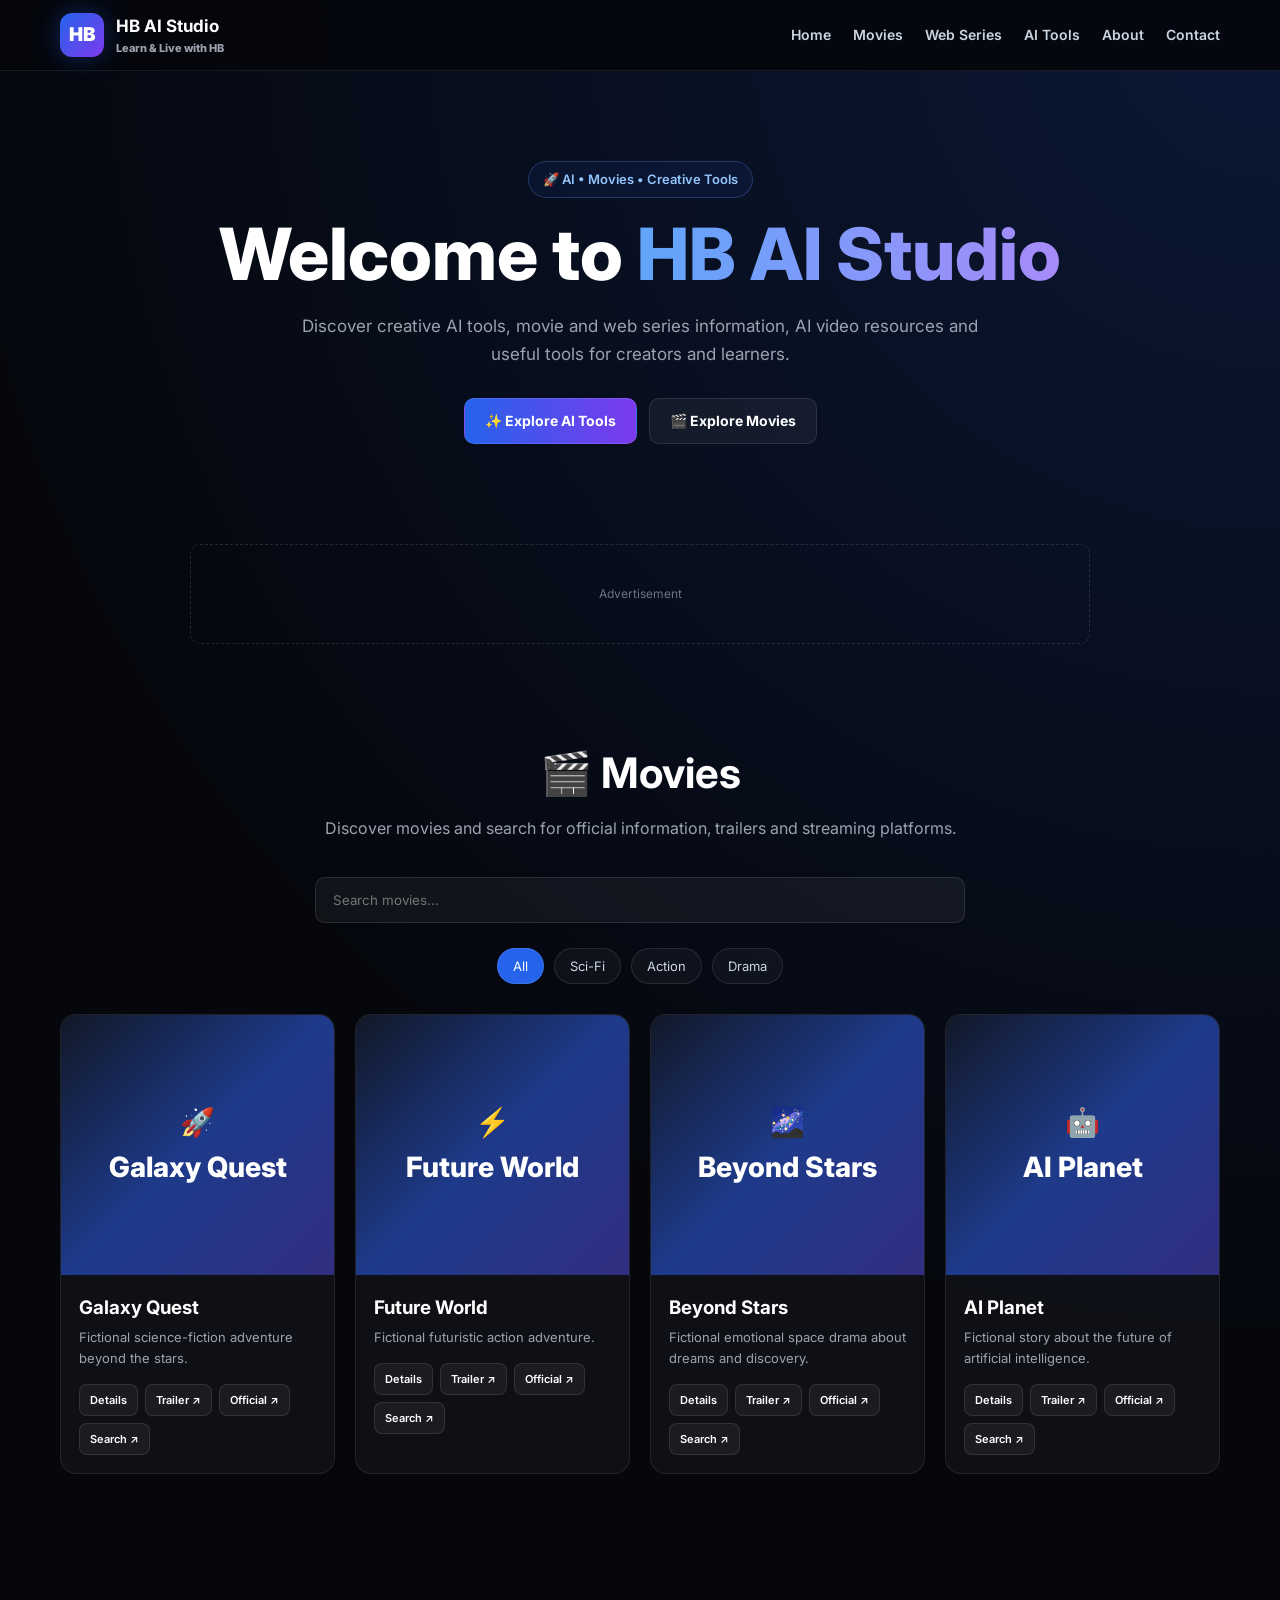
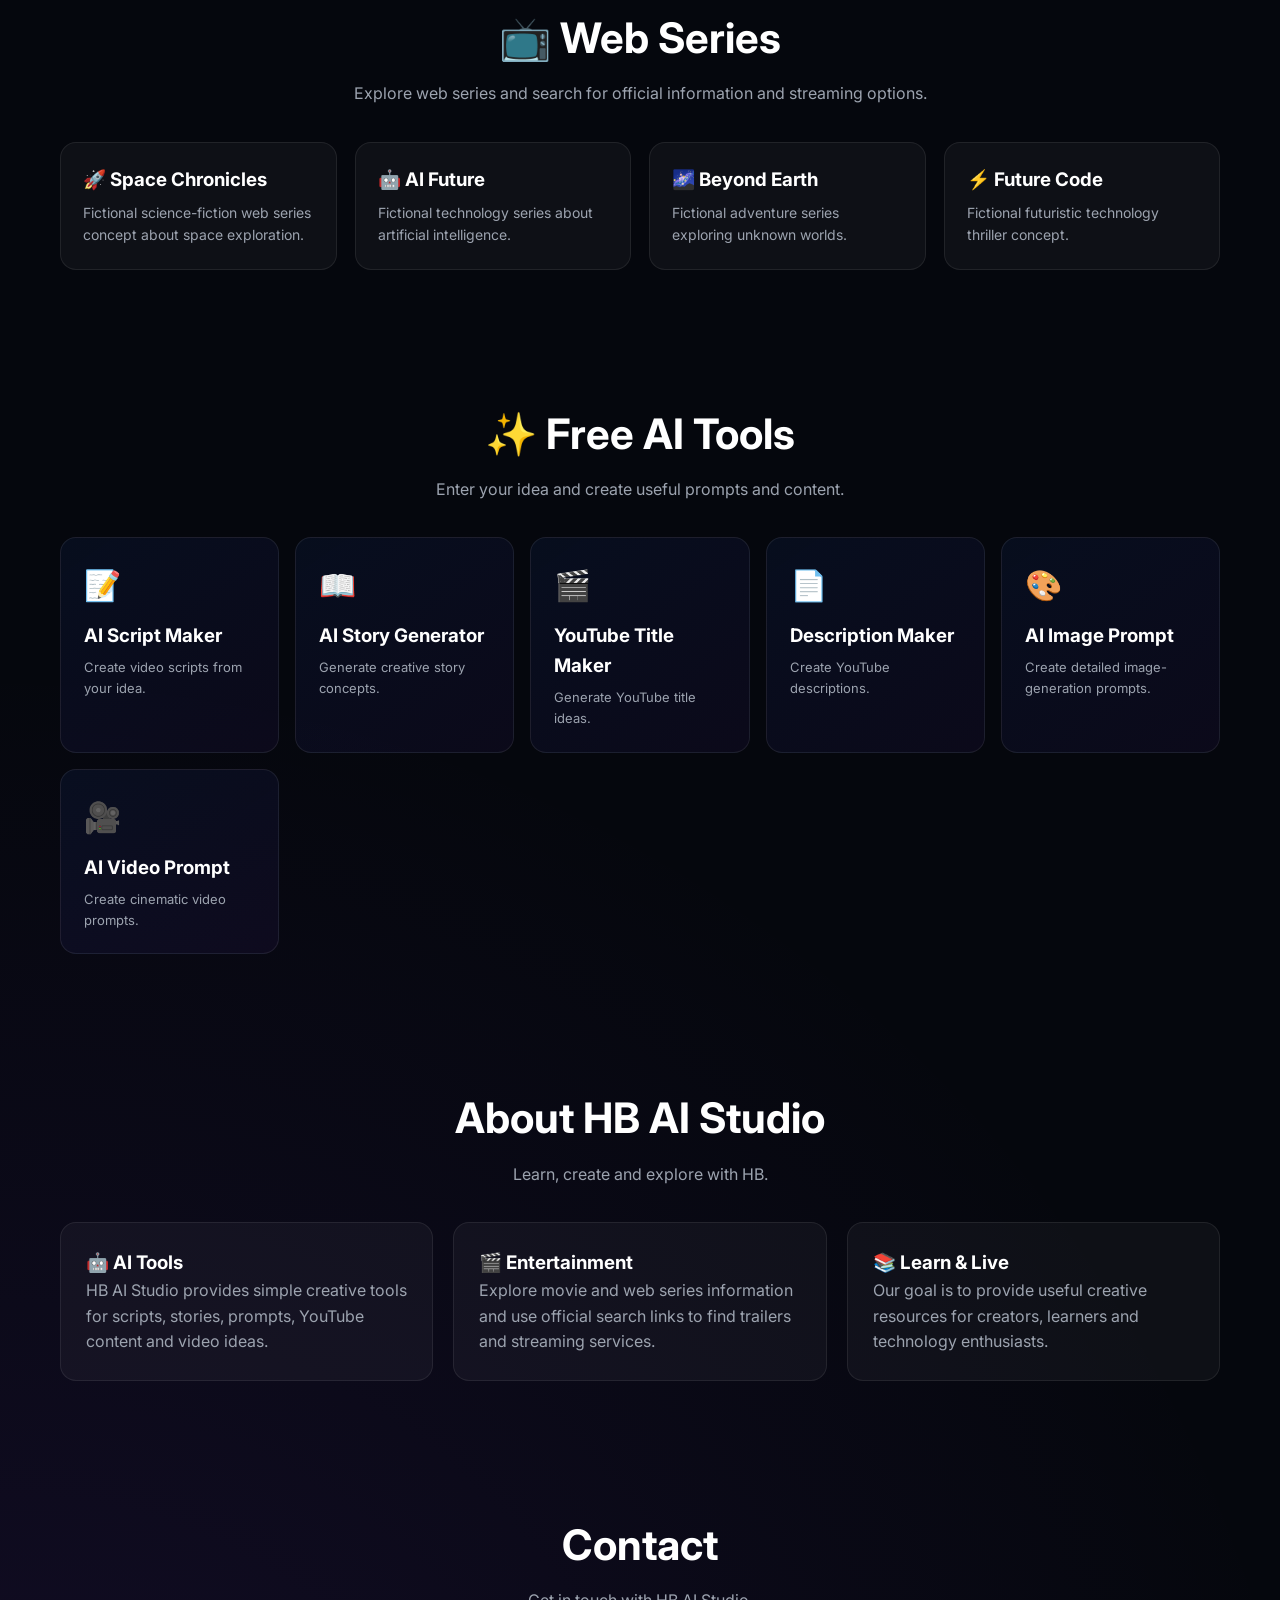
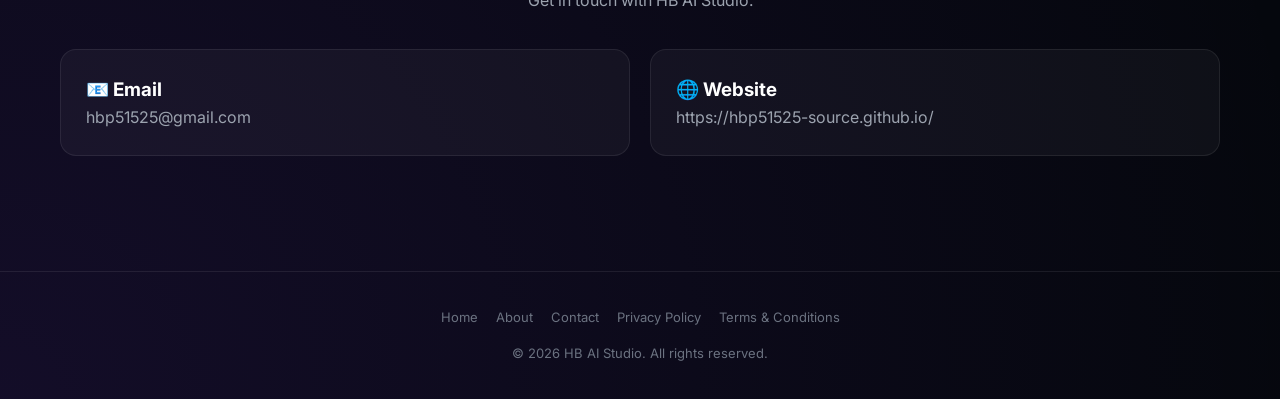
<file: index.html>
<!DOCTYPE html>
<html lang="en">
<head>
    <meta charset="UTF-8">
<meta name="viewport" content="width=device-width, initial-scale=1.0">
  <script async src="https://pagead2.googlesyndication.com/pagead/js/adsbygoogle.js?client=ca-pub-4669100354631229"
     crossorigin="anonymous"></script>
  <meta name="google-site-verification" content="oR-Q2jJFmcjpzThNeIjPowDh1Dh69WOnPpcJSoA94aY" />  
    <meta name="viewport" content="width=device-width, initial-scale=1.0">

    <title>FREE AI Studio | AI Tools, Movies, Web Series & Creative Tools</title>

    <meta name="description"
          content="HB AI Studio offers free AI tools, AI video creation resources, movie and web series discovery, creative tools and tutorials for creators and learners.">

    <meta name="keywords"
          content="HB AI Studio, HB Studio, AI Studio, AI tools, AI video tools, AI Script Maker, AI Story Generator, YouTube tools">

    <meta name="author" content="HB AI Studio">

    <meta name="robots" content="index, follow">

    <link rel="canonical" href="https://hbp51525-source.github.io/">

    <link rel="sitemap" type="application/xml"
          href="https://hbp51525-source.github.io/sitemap.xml">

    <link rel="icon" href="favicon.ico">

    <!-- Open Graph -->
    <meta property="og:title"
          content="HB AI Studio | AI Tools, Movies, Web Series & Creative Tools">

    <meta property="og:description"
          content="Free AI tools, creative tools, movies, web series and resources for creators and learners.">

    <meta property="og:url"
          content="https://hbp51525-source.github.io/">

    <meta property="og:type" content="website">

    <meta property="og:site_name" content="HB AI Studio">

    <!-- Google verification -->
    <meta name="google-site-verification"
          content="YOUR_GOOGLE_SEARCH_CONSOLE_CODE">

    <!-- Google AdSense -->
    <meta name="google-adsense-account"
          content="ca-pub-4669100354631229">

    <script async
        src="https://pagead2.googlesyndication.com/pagead/js/adsbygoogle.js?client=ca-pub-4669100354631229"
        crossorigin="anonymous"></script>

    <!-- Google Font -->
    <link rel="preconnect" href="https://fonts.googleapis.com">
    <link rel="preconnect" href="https://fonts.gstatic.com" crossorigin>

    <link href="https://fonts.googleapis.com/css2?family=Inter:wght@400;500;600;700;800&display=swap"
          rel="stylesheet">

<style>

* {
    margin: 0;
    padding: 0;
    box-sizing: border-box;
}

html {
    scroll-behavior: smooth;
}

body {
    font-family: "Inter", Arial, sans-serif;
    background:
        radial-gradient(circle at top right, rgba(37,99,235,.18), transparent 35%),
        radial-gradient(circle at bottom left, rgba(124,58,237,.12), transparent 35%),
        #05070d;
    color: #ffffff;
    line-height: 1.6;
}

a {
    color: inherit;
    text-decoration: none;
}

button,
input,
textarea {
    font-family: inherit;
}

button {
    cursor: pointer;
}

/* =========================
   HEADER
========================= */

.header {
    position: sticky;
    top: 0;
    z-index: 1000;

    background: rgba(5,7,13,.92);
    backdrop-filter: blur(14px);

    border-bottom: 1px solid rgba(255,255,255,.08);
}

.header-inner {
    max-width: 1200px;
    margin: auto;

    min-height: 70px;
    padding: 0 20px;

    display: flex;
    align-items: center;
    justify-content: space-between;
    gap: 20px;
}

.logo {
    display: flex;
    align-items: center;
    gap: 12px;
    font-weight: 800;
}

.logo-box {
    width: 44px;
    height: 44px;

    border-radius: 12px;

    display: flex;
    align-items: center;
    justify-content: center;

    background: linear-gradient(135deg,#2563eb,#7c3aed);

    font-size: 19px;
    font-weight: 900;

    box-shadow: 0 0 25px rgba(37,99,235,.35);
}

.logo-text strong {
    display: block;
    font-size: 17px;
}

.logo-text span {
    display: block;
    color: #9ca3af;
    font-size: 11px;
}

nav {
    display: flex;
    align-items: center;
    gap: 22px;
}

nav a {
    color: #cbd5e1;
    font-size: 14px;
    font-weight: 600;
    transition: .2s;
}

nav a:hover {
    color: #60a5fa;
}

#menuBtn {
    display: none;

    border: 0;
    background: transparent;
    color: white;

    font-size: 25px;
}

/* =========================
   HERO
========================= */

.hero {
    max-width: 1200px;
    margin: auto;

    padding: 90px 20px 70px;

    text-align: center;
}

.hero-badge {
    display: inline-block;

    padding: 7px 14px;
    margin-bottom: 18px;

    border: 1px solid rgba(96,165,250,.25);
    border-radius: 999px;

    background: rgba(37,99,235,.08);

    color: #93c5fd;

    font-size: 13px;
    font-weight: 600;
}

.hero h1 {
    max-width: 900px;
    margin: auto;

    font-size: clamp(38px,7vw,72px);
    line-height: 1.05;
    font-weight: 800;
}

.gradient-text {
    background: linear-gradient(90deg,#60a5fa,#a78bfa);
    -webkit-background-clip: text;
    background-clip: text;
    color: transparent;
}

.hero p {
    max-width: 720px;
    margin: 22px auto 30px;

    color: #9ca3af;

    font-size: 17px;
}

.hero-buttons {
    display: flex;
    justify-content: center;
    gap: 12px;
    flex-wrap: wrap;
}

.btn {
    display: inline-flex;
    align-items: center;
    justify-content: center;

    min-height: 46px;
    padding: 0 20px;

    border-radius: 10px;

    font-weight: 700;
    font-size: 14px;

    border: 1px solid rgba(255,255,255,.1);

    transition: .2s;
}

.btn-primary {
    background: linear-gradient(90deg,#2563eb,#7c3aed);
}

.btn-secondary {
    background: rgba(255,255,255,.05);
}

.btn:hover {
    transform: translateY(-2px);
}

/* =========================
   COMMON
========================= */

.section {
    max-width: 1200px;
    margin: auto;
    padding: 65px 20px;
}

.section-header {
    text-align: center;
    margin-bottom: 35px;
}

.section-header h2 {
    font-size: clamp(28px,5vw,42px);
    margin-bottom: 10px;
}

.section-header p {
    color: #9ca3af;
}

/* =========================
   SEARCH
========================= */

.search-box {
    max-width: 650px;
    margin: 0 auto 25px;
}

.search-box input {
    width: 100%;

    padding: 14px 17px;

    border-radius: 10px;
    border: 1px solid rgba(255,255,255,.1);

    background: rgba(255,255,255,.05);

    color: white;
    outline: none;
}

.search-box input:focus {
    border-color: #2563eb;
}

/* =========================
   FILTER
========================= */

.filters {
    display: flex;
    justify-content: center;
    gap: 10px;
    flex-wrap: wrap;

    margin-bottom: 30px;
}

.filter {
    padding: 9px 15px;

    border-radius: 999px;

    border: 1px solid rgba(255,255,255,.1);

    background: rgba(255,255,255,.04);

    color: #cbd5e1;

    font-size: 13px;
}

.filter.active {
    background: #2563eb;
    color: white;
}

/* =========================
   MOVIE GRID
========================= */

.movie-grid {
    display: grid;

    grid-template-columns:
        repeat(auto-fit,minmax(220px,1fr));

    gap: 20px;
}

.movie-card {
    overflow: hidden;

    border-radius: 16px;

    background: rgba(255,255,255,.04);

    border: 1px solid rgba(255,255,255,.08);

    transition: .25s;
}

.movie-card:hover {
    transform: translateY(-5px);
    border-color: rgba(96,165,250,.35);
}

.movie-poster {
    height: 260px;

    display: flex;
    align-items: center;
    justify-content: center;

    background:
        linear-gradient(135deg,#111827,#1e3a8a,#312e81);

    font-size: 28px;
    font-weight: 800;
    text-align: center;
    padding: 20px;
}

.movie-info {
    padding: 18px;
}

.movie-info h3 {
    margin-bottom: 5px;
}

.movie-info p {
    color: #9ca3af;
    font-size: 13px;
    margin-bottom: 15px;
}

.movie-actions {
    display: flex;
    flex-wrap: wrap;
    gap: 7px;
}

.movie-actions button {
    padding: 8px 10px;

    border-radius: 8px;

    border: 1px solid rgba(255,255,255,.1);

    background: rgba(255,255,255,.05);

    color: white;

    font-size: 11px;
    font-weight: 600;
}

.movie-actions button:hover {
    background: #2563eb;
}

/* =========================
   SERIES
========================= */

.series-grid {
    display: grid;

    grid-template-columns:
        repeat(auto-fit,minmax(230px,1fr));

    gap: 18px;
}

.series-card {
    padding: 22px;

    border-radius: 16px;

    background: rgba(255,255,255,.04);

    border: 1px solid rgba(255,255,255,.08);
}

.series-card h3 {
    margin-bottom: 7px;
}

.series-card p {
    color: #9ca3af;
    font-size: 14px;
}

/* =========================
   AI TOOLS
========================= */

.tools-grid {
    display: grid;

    grid-template-columns:
        repeat(auto-fit,minmax(210px,1fr));

    gap: 16px;
}

.tool-card {
    padding: 23px;

    border-radius: 16px;

    border: 1px solid rgba(255,255,255,.08);

    background:
        linear-gradient(
            145deg,
            rgba(37,99,235,.08),
            rgba(124,58,237,.06)
        );

    transition: .2s;
}

.tool-card:hover {
    transform: translateY(-4px);

    border-color: rgba(96,165,250,.35);
}

.tool-icon {
    font-size: 30px;
    margin-bottom: 12px;
}

.tool-card h3 {
    margin-bottom: 6px;
}

.tool-card p {
    color: #9ca3af;
    font-size: 13px;
}

/* =========================
   AI WORKSPACE
========================= */

#toolWorkspace {
    max-width: 850px;

    margin: 30px auto 0;

    padding: 24px;

    border-radius: 16px;

    background: rgba(255,255,255,.04);

    border: 1px solid rgba(255,255,255,.1);
}

#toolWorkspace[hidden] {
    display: none;
}

.workspace-header {
    display: flex;

    justify-content: space-between;
    align-items: center;

    margin-bottom: 18px;
}

.workspace-header h3 {
    font-size: 21px;
}

#closeTool {
    width: 38px;
    height: 38px;

    border: 0;
    border-radius: 8px;

    background: rgba(255,255,255,.07);

    color: white;

    font-size: 18px;
}

#toolInput {
    width: 100%;

    min-height: 130px;

    resize: vertical;

    padding: 15px;

    border-radius: 10px;

    border: 1px solid rgba(255,255,255,.1);

    background: #080b13;

    color: white;

    outline: none;

    margin-bottom: 14px;
}

#toolInput:focus {
    border-color: #2563eb;
}

.generate-btn {
    width: 100%;

    padding: 13px 18px;

    margin-bottom: 18px;

    border: none;

    border-radius: 10px;

    background: linear-gradient(90deg,#2563eb,#7c3aed);

    color: #ffffff;

    font-size: 15px;

    font-weight: 700;

    cursor: pointer;

    transition: .2s;
}

.generate-btn:hover {
    transform: translateY(-2px);
    opacity: .92;
}

.workspace-actions {
    display: flex;

    flex-wrap: wrap;

    gap: 8px;

    margin-bottom: 18px;
}

.workspace-actions button {
    padding: 9px 12px;

    border-radius: 8px;

    border: 1px solid rgba(255,255,255,.1);

    background: rgba(255,255,255,.05);

    color: white;

    font-size: 12px;
}

.workspace-actions button:hover {
    background: #2563eb;
}

#toolOutput {
    min-height: 180px;

    padding: 18px;

    border-radius: 10px;

    background: #03050a;

    border: 1px solid rgba(255,255,255,.08);

    color: #d1d5db;

    white-space: pre-wrap;

    font-size: 14px;

    overflow-wrap: anywhere;
}

#copyOutput {
    width: 100%;

    margin-top: 12px;

    padding: 12px;

    border: 0;

    border-radius: 9px;

    background: #1d4ed8;

    color: white;

    font-weight: 700;
}

/* =========================
   ABOUT / CONTACT
========================= */

.info-grid {
    display: grid;

    grid-template-columns:
        repeat(auto-fit,minmax(280px,1fr));

    gap: 20px;
}

.info-card {
    padding: 25px;

    border-radius: 16px;

    background: rgba(255,255,255,.04);

    border: 1px solid rgba(255,255,255,.08);
}

.info-card p {
    color: #9ca3af;
}

/* =========================
   AD AREA
========================= */

.ad-area {
    max-width: 900px;

    min-height: 100px;

    margin: 30px auto;

    padding: 15px;

    display: flex;

    align-items: center;
    justify-content: center;

    color: #6b7280;

    border: 1px dashed rgba(255,255,255,.12);

    border-radius: 10px;

    font-size: 12px;
}

/* =========================
   MODAL
========================= */

#movieModal {
    position: fixed;

    inset: 0;

    z-index: 2000;

    display: flex;

    align-items: center;
    justify-content: center;

    padding: 20px;

    background: rgba(0,0,0,.75);

    backdrop-filter: blur(8px);
}

#movieModal[hidden] {
    display: none;
}

.modal-box {
    width: min(600px,100%);

    padding: 25px;

    border-radius: 16px;

    background: #0b0f19;

    border: 1px solid rgba(255,255,255,.1);
}

.modal-header {
    display: flex;

    justify-content: space-between;

    align-items: center;

    margin-bottom: 15px;
}

#closeModal {
    width: 36px;
    height: 36px;

    border: 0;

    border-radius: 8px;

    background: rgba(255,255,255,.07);

    color: white;

    font-size: 18px;
}

#modalDescription {
    color: #9ca3af;

    margin-bottom: 20px;
}

#trailerLink {
    display: inline-flex;

    padding: 10px 15px;

    border-radius: 9px;

    background: #2563eb;

    font-weight: 700;

    font-size: 13px;
}

/* =========================
   FOOTER
========================= */

footer {
    border-top: 1px solid rgba(255,255,255,.08);

    margin-top: 50px;

    padding: 35px 20px;

    text-align: center;

    color: #6b7280;

    font-size: 13px;
}

.footer-links {
    display: flex;

    justify-content: center;

    gap: 18px;

    flex-wrap: wrap;

    margin-bottom: 15px;
}

.footer-links a:hover {
    color: #60a5fa;
}

/* =========================
   MOBILE
========================= */

@media (max-width: 800px) {

    #menuBtn {
        display: block;
    }

    nav {
        position: absolute;

        top: 70px;
        left: 0;
        right: 0;

        display: none;

        flex-direction: column;

        padding: 20px;

        background: #080b12;

        border-bottom: 1px solid rgba(255,255,255,.08);
    }

    nav.open {
        display: flex;
    }

    nav a {
        width: 100%;
        text-align: center;
        padding: 8px;
    }

    .hero {
        padding-top: 65px;
    }

    .movie-poster {
        height: 220px;
    }
}

@media (max-width: 500px) {

    .header-inner {
        padding: 0 14px;
    }

    .section {
        padding: 50px 14px;
    }

    .hero {
        padding-left: 14px;
        padding-right: 14px;
    }

    .hero p {
        font-size: 15px;
    }

    #toolWorkspace {
        padding: 16px;
    }

}

</style>
</head>

<body>

<!-- =========================
     HEADER
========================= -->

<header class="header">

    <div class="header-inner">

        <a href="#home" class="logo">

            <div class="logo-box">
                HB
            </div>

            <div class="logo-text">
                <strong>HB AI Studio</strong>
                <span>Learn & Live with HB</span>
            </div>

        </a>

        <button id="menuBtn" aria-label="Open menu">
            ☰
        </button>

        <nav id="nav">

            <a href="#home">Home</a>
            <a href="#movies">Movies</a>
            <a href="#series">Web Series</a>
            <a href="#ai-tools">AI Tools</a>
            <a href="#about">About</a>
            <a href="#contact">Contact</a>

        </nav>

    </div>

</header>


<!-- =========================
     HOME
========================= -->

<main>

<section id="home" class="hero">

    <div class="hero-badge">
        🚀 AI • Movies • Creative Tools
    </div>

    <h1>
        Welcome to
        <span class="gradient-text">
            HB AI Studio
        </span>
    </h1>

    <p>
        Discover creative AI tools, movie and web series information,
        AI video resources and useful tools for creators and learners.
    </p>

    <div class="hero-buttons">

        <a href="#ai-tools"
           class="btn btn-primary">
            ✨ Explore AI Tools
        </a>

        <a href="#movies"
           class="btn btn-secondary">
            🎬 Explore Movies
        </a>

    </div>

</section>


<!-- =========================
     AD AREA
========================= -->

<div class="ad-area">
    Advertisement
</div>


<!-- =========================
     MOVIES
========================= -->

<section id="movies" class="section">

    <div class="section-header">

        <h2>🎬 Movies</h2>

        <p>
            Discover movies and search for official information,
            trailers and streaming platforms.
        </p>

    </div>


    <div class="search-box">

        <input
            id="searchInput"
            type="search"
            placeholder="Search movies..."
            aria-label="Search movies">

    </div>


    <div class="filters">

        <button class="filter active"
                data-filter="all">
            All
        </button>

        <button class="filter"
                data-filter="scifi">
            Sci-Fi
        </button>

        <button class="filter"
                data-filter="action">
            Action
        </button>

        <button class="filter"
                data-filter="drama">
            Drama
        </button>

    </div>


    <div class="movie-grid">


        <!-- MOVIE 1 -->

        <article
            class="movie-card"
            data-category="scifi"
            data-title="Galaxy Quest">

            <div class="movie-poster">
                🚀<br>
                Galaxy Quest
            </div>

            <div class="movie-info">

                <h3>Galaxy Quest</h3>

                <p>
                    Fictional science-fiction adventure
                    beyond the stars.
                </p>

                <div class="movie-actions">

                    <button
                        class="details-btn"
                        data-movie="Galaxy Quest">
                        Details
                    </button>

                    <button
                        onclick="watchTrailer('Galaxy Quest')">
                        Trailer ↗
                    </button>

                    <button
                        onclick="watchOfficial('Galaxy Quest')">
                        Official ↗
                    </button>

                    <button
                        onclick="movieDetails('Galaxy Quest')">
                        Search ↗
                    </button>

                </div>

            </div>

        </article>


        <!-- MOVIE 2 -->

        <article
            class="movie-card"
            data-category="action"
            data-title="Future World">

            <div class="movie-poster">
                ⚡<br>
                Future World
            </div>

            <div class="movie-info">

                <h3>Future World</h3>

                <p>
                    Fictional futuristic action
                    adventure.
                </p>

                <div class="movie-actions">

                    <button
                        class="details-btn"
                        data-movie="Future World">
                        Details
                    </button>

                    <button
                        onclick="watchTrailer('Future World')">
                        Trailer ↗
                    </button>

                    <button
                        onclick="watchOfficial('Future World')">
                        Official ↗
                    </button>

                    <button
                        onclick="movieDetails('Future World')">
                        Search ↗
                    </button>

                </div>

            </div>

        </article>


        <!-- MOVIE 3 -->

        <article
            class="movie-card"
            data-category="drama"
            data-title="Beyond Stars">

            <div class="movie-poster">
                🌌<br>
                Beyond Stars
            </div>

            <div class="movie-info">

                <h3>Beyond Stars</h3>

                <p>
                    Fictional emotional space drama
                    about dreams and discovery.
                </p>

                <div class="movie-actions">

                    <button
                        class="details-btn"
                        data-movie="Beyond Stars">
                        Details
                    </button>

                    <button
                        onclick="watchTrailer('Beyond Stars')">
                        Trailer ↗
                    </button>

                    <button
                        onclick="watchOfficial('Beyond Stars')">
                        Official ↗
                    </button>

                    <button
                        onclick="movieDetails('Beyond Stars')">
                        Search ↗
                    </button>

                </div>

            </div>

        </article>


        <!-- MOVIE 4 -->

        <article
            class="movie-card"
            data-category="scifi"
            data-title="AI Planet">

            <div class="movie-poster">
                🤖<br>
                AI Planet
            </div>

            <div class="movie-info">

                <h3>AI Planet</h3>

                <p>
                    Fictional story about the future
                    of artificial intelligence.
                </p>

                <div class="movie-actions">

                    <button
                        class="details-btn"
                        data-movie="AI Planet">
                        Details
                    </button>

                    <button
                        onclick="watchTrailer('AI Planet')">
                        Trailer ↗
                    </button>

                    <button
                        onclick="watchOfficial('AI Planet')">
                        Official ↗
                    </button>

                    <button
                        onclick="movieDetails('AI Planet')">
                        Search ↗
                    </button>

                </div>

            </div>

        </article>


    </div>


    <p id="noResults"
       hidden
       style="text-align:center;margin-top:25px;color:#9ca3af;">
        No movies found.
    </p>

</section>


<!-- =========================
     WEB SERIES
========================= -->

<section id="series" class="section">

    <div class="section-header">

        <h2>📺 Web Series</h2>

        <p>
            Explore web series and search for official
            information and streaming options.
        </p>

    </div>


    <div class="series-grid">

        <div class="series-card">

            <h3>🚀 Space Chronicles</h3>

            <p>
                Fictional science-fiction web series
                concept about space exploration.
            </p>

        </div>


        <div class="series-card">

            <h3>🤖 AI Future</h3>

            <p>
                Fictional technology series about
                artificial intelligence.
            </p>

        </div>


        <div class="series-card">

            <h3>🌌 Beyond Earth</h3>

            <p>
                Fictional adventure series exploring
                unknown worlds.
            </p>

        </div>


        <div class="series-card">

            <h3>⚡ Future Code</h3>

            <p>
                Fictional futuristic technology
                thriller concept.
            </p>

        </div>

    </div>

</section>


<!-- =========================
     AI TOOLS
========================= -->

<section id="ai-tools" class="section">

    <div class="section-header">

        <h2>✨ Free AI Tools</h2>

        <p>
            Enter your idea and create useful prompts
            and content.
        </p>

    </div>


    <div class="tools-grid">


        <div class="tool-card"
             data-tool="script">

            <div class="tool-icon">
                📝
            </div>

            <h3>
                AI Script Maker
            </h3>

            <p>
                Create video scripts from your idea.
            </p>

        </div>


        <div class="tool-card"
             data-tool="story">

            <div class="tool-icon">
                📖
            </div>

            <h3>
                AI Story Generator
            </h3>

            <p>
                Generate creative story concepts.
            </p>

        </div>


        <div class="tool-card"
             data-tool="title">

            <div class="tool-icon">
                🎬
            </div>

            <h3>
                YouTube Title Maker
            </h3>

            <p>
                Generate YouTube title ideas.
            </p>

        </div>


        <div class="tool-card"
             data-tool="description">

            <div class="tool-icon">
                📄
            </div>

            <h3>
                Description Maker
            </h3>

            <p>
                Create YouTube descriptions.
            </p>

        </div>


        <div class="tool-card"
             data-tool="prompt">

            <div class="tool-icon">
                🎨
            </div>

            <h3>
                AI Image Prompt
            </h3>

            <p>
                Create detailed image-generation prompts.
            </p>

        </div>


        <div class="tool-card"
             data-tool="video">

            <div class="tool-icon">
                🎥
            </div>

            <h3>
                AI Video Prompt
            </h3>

            <p>
                Create cinematic video prompts.
            </p>

        </div>


    </div>


    <!-- AI WORKSPACE -->

    <div id="toolWorkspace" hidden>

        <div class="workspace-header">

            <h3 id="toolTitle">
                AI Script Maker
            </h3>

            <button
                id="closeTool"
                aria-label="Close">
                ✕
            </button>

        </div>


        <textarea
            id="toolInput"
            placeholder="Enter your idea..."></textarea>


        <button
            id="generateBtn"
            class="generate-btn">
            ✨ Generate
        </button>


        <div class="workspace-actions">

            <button onclick="makeScript()">
                📝 Make Script
            </button>

            <button onclick="makeStory()">
                📖 Make Story
            </button>

            <button onclick="makeYouTubeTitles()">
                🎬 Make YouTube Titles
            </button>

            <button onclick="makeDescription()">
                📄 Make Description
            </button>

            <button onclick="makeImagePrompt()">
                ✨ Make Image Prompt
            </button>

            <button onclick="makeVideoPrompt()">
                🎥 Make Video Prompt
            </button>

        </div>


        <div id="toolOutput">
            Enter your idea above and click Generate.
        </div>


        <button id="copyOutput">
            📋 Copy Result
        </button>

    </div>

</section>


<!-- =========================
     ABOUT
========================= -->

<section id="about" class="section">

    <div class="section-header">

        <h2>About HB AI Studio</h2>

        <p>
            Learn, create and explore with HB.
        </p>

    </div>


    <div class="info-grid">

        <div class="info-card">

            <h3>🤖 AI Tools</h3>

            <p>
                HB AI Studio provides simple creative
                tools for scripts, stories, prompts,
                YouTube content and video ideas.
            </p>

        </div>


        <div class="info-card">

            <h3>🎬 Entertainment</h3>

            <p>
                Explore movie and web series information
                and use official search links to find
                trailers and streaming services.
            </p>

        </div>


        <div class="info-card">

            <h3>📚 Learn & Live</h3>

            <p>
                Our goal is to provide useful creative
                resources for creators, learners and
                technology enthusiasts.
            </p>

        </div>

    </div>

</section>


<!-- =========================
     CONTACT
========================= -->

<section id="contact" class="section">

    <div class="section-header">

        <h2>Contact</h2>

        <p>
            Get in touch with HB AI Studio.
        </p>

    </div>


    <div class="info-grid">

        <div class="info-card">

            <h3>📧 Email</h3>

            <p>
                hbp51525@gmail.com
            </p>

        </div>


        <div class="info-card">

            <h3>🌐 Website</h3>

            <p>
                https://hbp51525-source.github.io/
            </p>

        </div>

    </div>

</section>

</main>


<!-- =========================
     MOVIE MODAL
========================= -->

<div id="movieModal" hidden>

    <div class="modal-box">

        <div class="modal-header">

            <h2 id="modalTitle">
                Movie
            </h2>

            <button id="closeModal">
                ✕
            </button>

        </div>


        <p id="modalDescription">
            Movie information.
        </p>


        <a
            id="trailerLink"
            href="#"
            target="_blank"
            rel="noopener noreferrer">

            🎬 Search Official Trailer ↗

        </a>

    </div>

</div>


<!-- =========================
     FOOTER
========================= -->

<footer>


     <div class="footer-links">

    <a href="index.html">Home</a>

    <a href="about.html">About</a>

    <a href="contact.html">Contact</a>

    <a href="privacy.html">Privacy Policy</a>

    <a href="terms.html">Terms & Conditions</a>

</div>


    <p>
        © <span id="year"></span>
        HB AI Studio. All rights reserved.
    </p>

</footer>


<script>

/* =========================
   SAFE SELECTORS
========================= */

const $ = (selector) =>
    document.querySelector(selector);

const $$ = (selector) =>
    document.querySelectorAll(selector);


/* =========================
   MOBILE NAVIGATION
========================= */

const menuBtn = $("#menuBtn");
const nav = $("#nav");

if (menuBtn && nav) {

    menuBtn.addEventListener("click", () => {

        nav.classList.toggle("open");

    });

}


$$("nav a").forEach(link => {

    link.addEventListener("click", () => {

        if (nav) {
            nav.classList.remove("open");
        }

    });

});


/* =========================
   MOVIE FILTER
========================= */

const filters = $$(".filter");
const movieCards = $$(".movie-card");

function updateNoResults() {

    const visible = [...movieCards].some(card => {

        return card.style.display !== "none";

    });

    const noResults = $("#noResults");

    if (noResults) {
        noResults.hidden = visible;
    }

}


filters.forEach(filter => {

    filter.addEventListener("click", () => {

        filters.forEach(btn =>
            btn.classList.remove("active")
        );

        filter.classList.add("active");

        const category =
            filter.dataset.filter;

        movieCards.forEach(card => {

            card.style.display =
                category === "all" ||
                card.dataset.category === category
                    ? ""
                    : "none";

        });

        updateNoResults();

    });

});


/* =========================
   MOVIE SEARCH
========================= */

const searchInput = $("#searchInput");

if (searchInput) {

    searchInput.addEventListener("input", event => {

        const query =
            event.target.value
                .toLowerCase()
                .trim();

        movieCards.forEach(card => {

            const title =
                (card.dataset.title || "")
                    .toLowerCase();

            const category =
                (card.dataset.category || "")
                    .toLowerCase();

            card.style.display =
                title.includes(query) ||
                category.includes(query)
                    ? ""
                    : "none";

        });

        updateNoResults();

    });

}


/* =========================
   MOVIE DESCRIPTIONS
========================= */

const movieDescriptions = {

    "Galaxy Quest":
        "A fictional science-fiction adventure about a journey beyond the stars.",

    "Future World":
        "A fictional futuristic adventure in a world of advanced technology.",

    "Beyond Stars":
        "A fictional emotional space drama about dreams and discovery.",

    "AI Planet":
        "A fictional story about the future of artificial intelligence."

};


/* =========================
   MOVIE MODAL
========================= */

$$(".details-btn").forEach(button => {

    button.addEventListener("click", () => {

        const movie =
            button.dataset.movie;

        const modal =
            $("#movieModal");

        if (!modal) return;

        $("#modalTitle").textContent =
            movie;

        $("#modalDescription").textContent =
            movieDescriptions[movie] ||
            "Original sample movie entry.";

        const trailerLink =
            $("#trailerLink");

        trailerLink.href =
            "https://www.youtube.com/results?search_query=" +
            encodeURIComponent(
                movie + " official trailer"
            );

        modal.hidden = false;

    });

});


const closeModal =
    $("#closeModal");

if (closeModal) {

    closeModal.addEventListener("click", () => {

        $("#movieModal").hidden = true;

    });

}


const movieModal =
    $("#movieModal");

if (movieModal) {

    movieModal.addEventListener("click", event => {

        if (event.target === movieModal) {

            movieModal.hidden = true;

        }

    });

}


/* =========================
   MOVIE SEARCH FUNCTIONS
========================= */

function watchTrailer(movieName) {

    const url =
        "https://www.youtube.com/results?search_query=" +
        encodeURIComponent(
            movieName + " official trailer"
        );

    window.open(
        url,
        "_blank",
        "noopener,noreferrer"
    );

}


function watchOfficial(movieName) {

    const url =
        "https://www.google.com/search?q=" +
        encodeURIComponent(
            movieName +
            " official streaming watch"
        );

    window.open(
        url,
        "_blank",
        "noopener,noreferrer"
    );

}


function movieDetails(movieName) {

    const url =
        "https://www.google.com/search?q=" +
        encodeURIComponent(
            movieName + " movie details"
        );

    window.open(
        url,
        "_blank",
        "noopener,noreferrer"
    );

}


function searchMovie(movieName) {

    const url =
        "https://www.google.com/search?q=" +
        encodeURIComponent(
            movieName + " movie"
        );

    window.open(
        url,
        "_blank",
        "noopener,noreferrer"
    );

}


/* =========================
   AI TOOLS
========================= */

const toolNames = {

    script:
        "AI Script Maker",

    story:
        "AI Story Generator",

    title:
        "YouTube Title Maker",

    description:
        "YouTube Description Maker",

    prompt:
        "AI Image Prompt Generator",

    video:
        "AI Video Prompt Generator"

};


let currentTool = "script";


/* =========================
   OPEN TOOL
========================= */

$$(".tool-card").forEach(card => {

    card.addEventListener("click", () => {

        currentTool =
            card.dataset.tool || "script";

        const title =
            $("#toolTitle");

        const workspace =
            $("#toolWorkspace");

        const output =
            $("#toolOutput");

        if (title) {

            title.textContent =
                toolNames[currentTool] ||
                "AI Tool";

        }

        if (workspace) {

            workspace.hidden = false;

            workspace.scrollIntoView({
                behavior: "smooth",
                block: "start"
            });

        }

        if (output) {

            output.textContent =
                "Enter your idea above and click Generate.";

        }

    });

});


/* =========================
   CLOSE TOOL
========================= */

const closeTool =
    $("#closeTool");

if (closeTool) {

    closeTool.addEventListener("click", () => {

        $("#toolWorkspace").hidden = true;

    });

}


/* =========================
   LOCAL AI GENERATOR
========================= */

function createContent(tool, idea) {

    switch (tool) {


        case "script":

            return `TITLE:
${idea}

SCENE 1:
Introduce the main character and the world.

SCENE 2:
Present the main problem or exciting situation.

SCENE 3:
Show the character discovering something important.

SCENE 4:
Create an emotional, surprising or dramatic moment.

SCENE 5:
Build toward the main conclusion.

ENDING:
Finish with a strong hook or memorable message.

VOICEOVER:
Write clear and engaging narration for the video.

NOTE:
This website version uses a local template and does not call an external AI API.`;


        case "story":

            return `STORY TITLE:
${idea}

STORY:

Once an unexpected adventure began.

The main character discovered something extraordinary
that changed everything.

A difficult challenge appeared, forcing the character
to make an important decision.

After facing the challenge, a surprising discovery
revealed a new possibility.

The journey ended with a powerful lesson...

THE END — OR IS IT?`;


        case "title":

            return `YOUTUBE TITLE IDEAS:

1. ${idea} | The Story You Need to See

2. ${idea} – This Changes Everything!

3. The Amazing Story of ${idea}

4. ${idea} | A Journey Beyond Imagination

5. What Happens When ${idea} Becomes Reality?

6. ${idea} – The Future Is Here

7. You Won't Believe What Happens Next | ${idea}`;


        case "description":

            return `${idea}

Welcome to HB AI Studio!

In this video, we explore an exciting idea,
story or creative concept.

Watch until the end and discover the complete journey.

Subscribe to Learn & Live with HB for more
AI, technology, education, stories and creative content.

#HBAIStudio
#AI
#AIStory
#AITools
#YouTube
#LearnAndLiveWithHB`;


        case "prompt":

            return `AI IMAGE PROMPT:

Create a cinematic, ultra-detailed image based on:

${idea}

STYLE:
Cinematic, realistic, professional,
high-detail digital art.

LIGHTING:
Dramatic cinematic lighting with realistic shadows.

CAMERA:
Professional composition, depth of field,
natural perspective.

DETAIL:
Highly detailed environment, realistic textures,
consistent character appearance.

MOOD:
Inspiring, cinematic and visually powerful.

QUALITY:
Ultra detailed, high quality, sharp focus.

FORMAT:
Vertical 9:16.

NEGATIVE:
No watermark, no text, no distorted faces,
no extra fingers, no duplicated objects.`;


        case "video":

            return `AI VIDEO PROMPT:

Create a cinematic AI video based on:

${idea}

DURATION:
8 seconds

FORMAT:
Vertical 9:16

STYLE:
Cinematic, realistic, high quality.

CAMERA:
Smooth professional camera movement.

LIGHTING:
Beautiful cinematic lighting with realistic shadows.

ACTION:
Show the main character performing the key action.

ENVIRONMENT:
Detailed realistic environment with natural movement.

AUDIO:
Suitable background music and realistic sound effects.

CHARACTER:
Keep character appearance consistent.

ENDING:
Create a visually interesting final moment.`;


        default:

            return "Select an AI tool.";

    }

}


/* =========================
   GENERATE BUTTON
========================= */

const generateBtn =
    $("#generateBtn");

if (generateBtn) {

    generateBtn.addEventListener(
        "click",
        () => {

            const input =
                $("#toolInput");

            const output =
                $("#toolOutput");

            const idea =
                input.value.trim();

            if (!idea) {

                output.textContent =
                    "Please enter your idea first.";

                input.focus();

                return;

            }

            output.textContent =
                createContent(
                    currentTool,
                    idea
                );

        }
    );

}


/* =========================
   QUICK TOOL FUNCTIONS
========================= */

function runTool(tool) {

    currentTool = tool;

    const input =
        $("#toolInput");

    const output =
        $("#toolOutput");

    const idea =
        input.value.trim();

    if (!idea) {

        output.textContent =
            "Please enter your idea first.";

        input.focus();

        return;

    }

    $("#toolTitle").textContent =
        toolNames[tool];

    output.textContent =
        createContent(
            tool,
            idea
        );

}


function makeScript() {

    runTool("script");

}


function makeStory() {

    runTool("story");

}


function makeYouTubeTitles() {

    runTool("title");

}


function makeDescription() {

    runTool("description");

}


function makeImagePrompt() {

    runTool("prompt");

}


function makeVideoPrompt() {

    runTool("video");

}


/* =========================
   COPY RESULT
========================= */

const copyOutput =
    $("#copyOutput");

if (copyOutput) {

    copyOutput.addEventListener(
        "click",
        async () => {

            const output =
                $("#toolOutput");

            const text =
                output.textContent;

            try {

                await navigator.clipboard.writeText(
                    text
                );

                copyOutput.textContent =
                    "✅ Copied!";

                setTimeout(() => {

                    copyOutput.textContent =
                        "📋 Copy Result";

                }, 1500);

            } catch {

                copyOutput.textContent =
                    "Select and copy the text";

            }

        }
    );

}


/* =========================
   CTRL + ENTER
========================= */

const toolInput =
    $("#toolInput");

if (toolInput) {

    toolInput.addEventListener(
        "keydown",
        event => {

            if (
                event.ctrlKey &&
                event.key === "Enter"
            ) {

                event.preventDefault();

                if (generateBtn) {

                    generateBtn.click();

                }

            }

        }
    );

}


/* =========================
   FOOTER YEAR
========================= */

const year =
    $("#year");

if (year) {

    year.textContent =
        new Date().getFullYear();

}

</script>

</body>
</html>
</file>
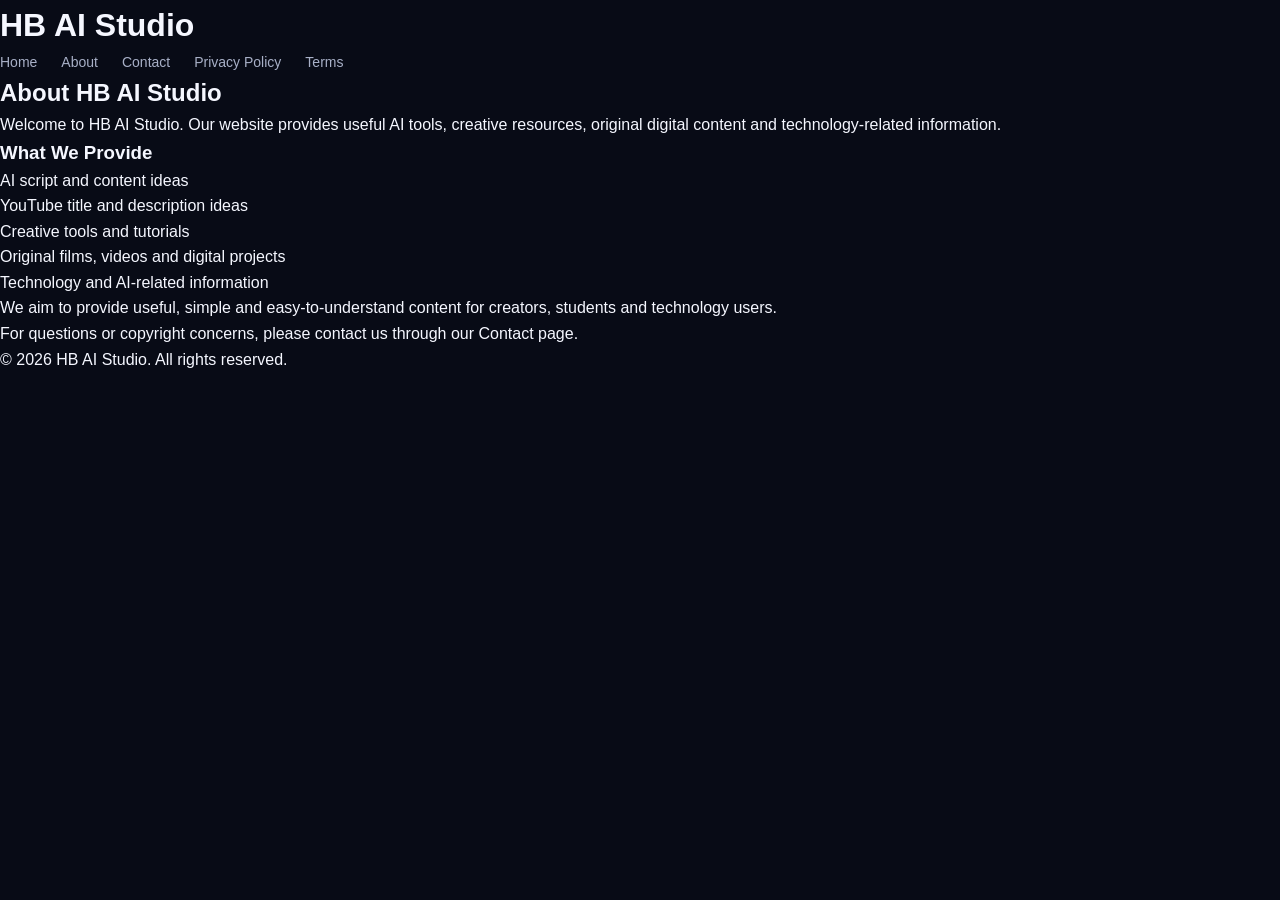
<file: about.html>
<!DOCTYPE html>
<html lang="en">
<head>
  <meta charset="UTF-8">
  <meta name="viewport" content="width=device-width, initial-scale=1.0">
  <script async src="https://pagead2.googlesyndication.com/pagead/js/adsbygoogle.js?client=ca-pub-4669100354631229"
     crossorigin="anonymous"></script>
  <title>About HB AI Studio</title>
  <meta name="description" content="Learn about HB AI Studio, its AI tools and original digital content.">
 
  <link rel="stylesheet" href="style.css">
</head>

<body>

  <header>
    <h1>HB AI Studio</h1>

    <nav>
      <a href="index.html">Home</a>
      <a href="about.html">About</a>
      <a href="contact.html">Contact</a>
      <a href="privacy.html">Privacy Policy</a>
      <a href="terms.html">Terms</a>
    </nav>
  </header>

  <main class="page-content">
    <h2>About HB AI Studio</h2>

    <p>
      Welcome to HB AI Studio. Our website provides useful AI tools,
      creative resources, original digital content and technology-related
      information.
    </p>

    <h3>What We Provide</h3>

    <ul>
      <li>AI script and content ideas</li>
      <li>YouTube title and description ideas</li>
      <li>Creative tools and tutorials</li>
      <li>Original films, videos and digital projects</li>
      <li>Technology and AI-related information</li>
    </ul>

    <p>
      We aim to provide useful, simple and easy-to-understand content
      for creators, students and technology users.
    </p>

    <p>
      For questions or copyright concerns, please contact us through
      our Contact page.
    </p>
  </main>

  <footer>
    <p>© 2026 HB AI Studio. All rights reserved.</p>
  </footer>

</body>
</html>
</file>
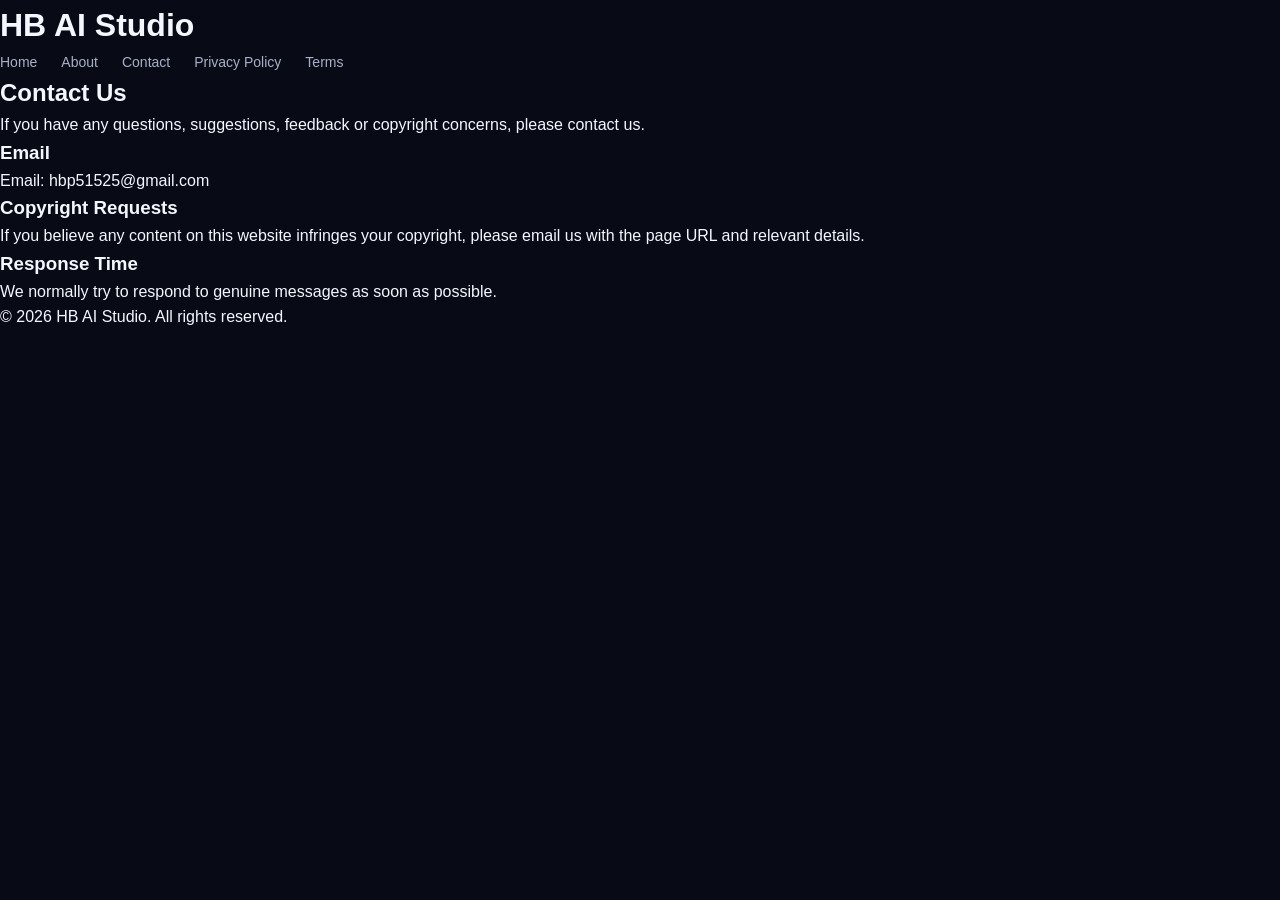
<file: contact.html>
<!DOCTYPE html>
<html lang="en">
<head>
  <meta charset="UTF-8">
  <meta name="viewport" content="width=device-width, initial-scale=1.0">
  <script async src="https://pagead2.googlesyndication.com/pagead/js/adsbygoogle.js?client=ca-pub-4669100354631229"
     crossorigin="anonymous"></script>
  <title>Contact HB AI Studio</title>
  <meta name="description" content="Contact HB AI Studio for questions, feedback and copyright concerns.">
 
  <link rel="stylesheet" href="style.css">
</head>

<body>

  <header>
    <h1>HB AI Studio</h1>

    <nav>
      <a href="index.html">Home</a>
      <a href="about.html">About</a>
      <a href="contact.html">Contact</a>
      <a href="privacy.html">Privacy Policy</a>
      <a href="terms.html">Terms</a>
    </nav>
  </header>

  <main class="page-content">
    <h2>Contact Us</h2>

    <p>
      If you have any questions, suggestions, feedback or copyright concerns,
      please contact us.
    </p>

    <h3>Email</h3>

    <p>
      Email:
      <a href="mailto:hbp51525@gmail.com">
        hbp51525@gmail.com
      </a>
    </p>

    <h3>Copyright Requests</h3>

    <p>
      If you believe any content on this website infringes your copyright,
      please email us with the page URL and relevant details.
    </p>

    <h3>Response Time</h3>

    <p>
      We normally try to respond to genuine messages as soon as possible.
    </p>
  </main>

  <footer>
    <p>© 2026 HB AI Studio. All rights reserved.</p>
  </footer>

</body>
</html>
</file>
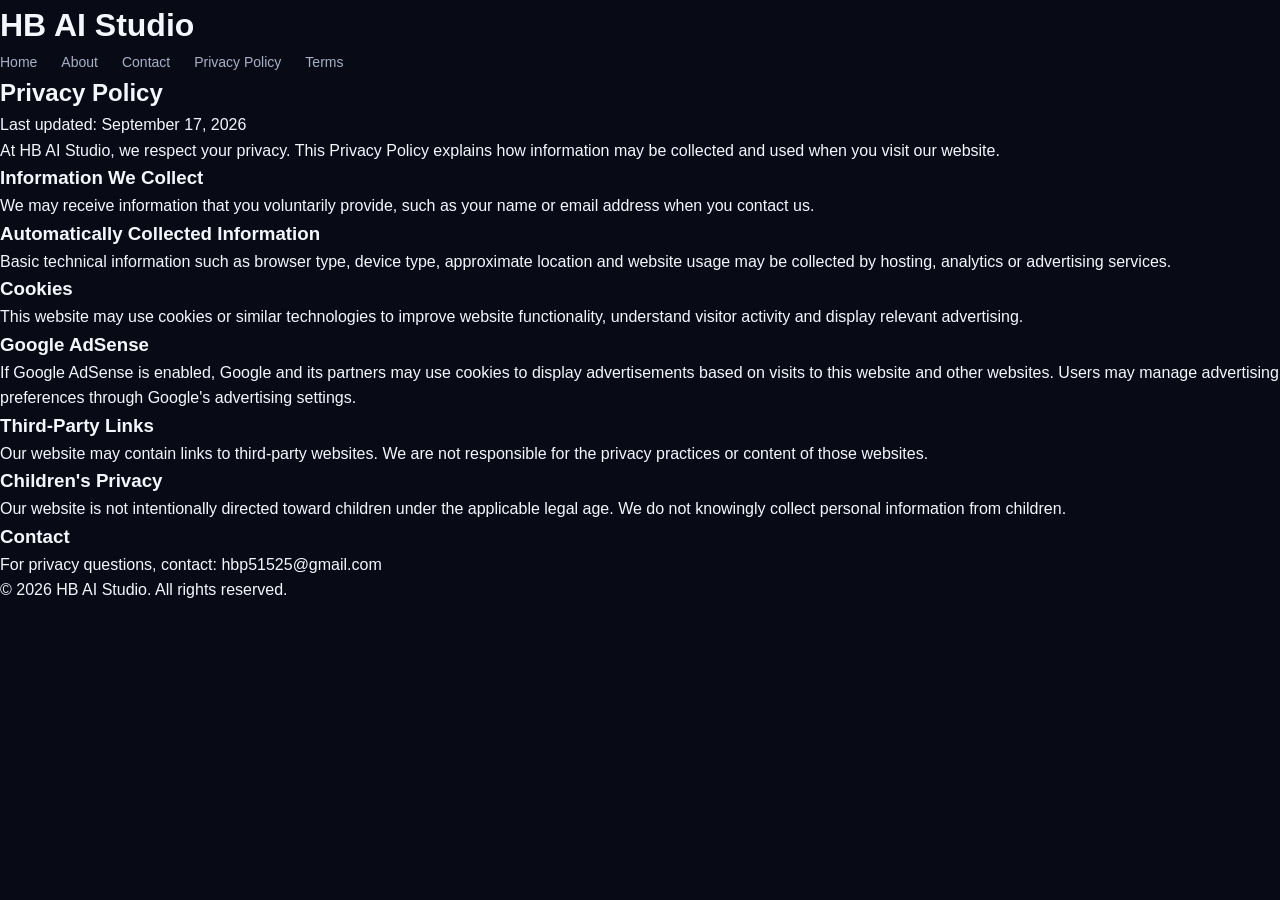
<file: privacy.html>
<!DOCTYPE html>
<html lang="en">
<head>
  <meta charset="UTF-8">
  <meta name="viewport" content="width=device-width, initial-scale=1.0">
 
  <title>Privacy Policy - HB AI Studio</title>
  <meta name="description" content="Privacy Policy of HB AI Studio.">
  <script async src="https://pagead2.googlesyndication.com/pagead/js/adsbygoogle.js?client=ca-pub-4669100354631229"
     crossorigin="anonymous"></script>
  <link rel="stylesheet" href="style.css">
</head>

<body>

  <header>
    <h1>HB AI Studio</h1>

    <nav>
      <a href="index.html">Home</a>
      <a href="about.html">About</a>
      <a href="contact.html">Contact</a>
      <a href="privacy.html">Privacy Policy</a>
      <a href="terms.html">Terms</a>
    </nav>
  </header>

  <main class="page-content">
    <h2>Privacy Policy</h2>

    <p>
      Last updated: September 17, 2026
    </p>

    <p>
      At HB AI Studio, we respect your privacy. This Privacy Policy
      explains how information may be collected and used when you visit
      our website.
    </p>

    <h3>Information We Collect</h3>

    <p>
      We may receive information that you voluntarily provide, such as
      your name or email address when you contact us.
    </p>

    <h3>Automatically Collected Information</h3>

    <p>
      Basic technical information such as browser type, device type,
      approximate location and website usage may be collected by hosting,
      analytics or advertising services.
    </p>

    <h3>Cookies</h3>

    <p>
      This website may use cookies or similar technologies to improve
      website functionality, understand visitor activity and display
      relevant advertising.
    </p>

    <h3>Google AdSense</h3>

    <p>
      If Google AdSense is enabled, Google and its partners may use cookies
      to display advertisements based on visits to this website and other
      websites. Users may manage advertising preferences through Google's
      advertising settings.
    </p>

    <h3>Third-Party Links</h3>

    <p>
      Our website may contain links to third-party websites. We are not
      responsible for the privacy practices or content of those websites.
    </p>

    <h3>Children's Privacy</h3>

    <p>
      Our website is not intentionally directed toward children under the
      applicable legal age. We do not knowingly collect personal information
      from children.
    </p>

    <h3>Contact</h3>

    <p>
      For privacy questions, contact:
      <a href="mailto:hbp51525@gmail.com">
        hbp51525@gmail.com
      </a>
    </p>
  </main>

  <footer>
    <p>© 2026 HB AI Studio. All rights reserved.</p>
  </footer>

</body>
</html>
</file>
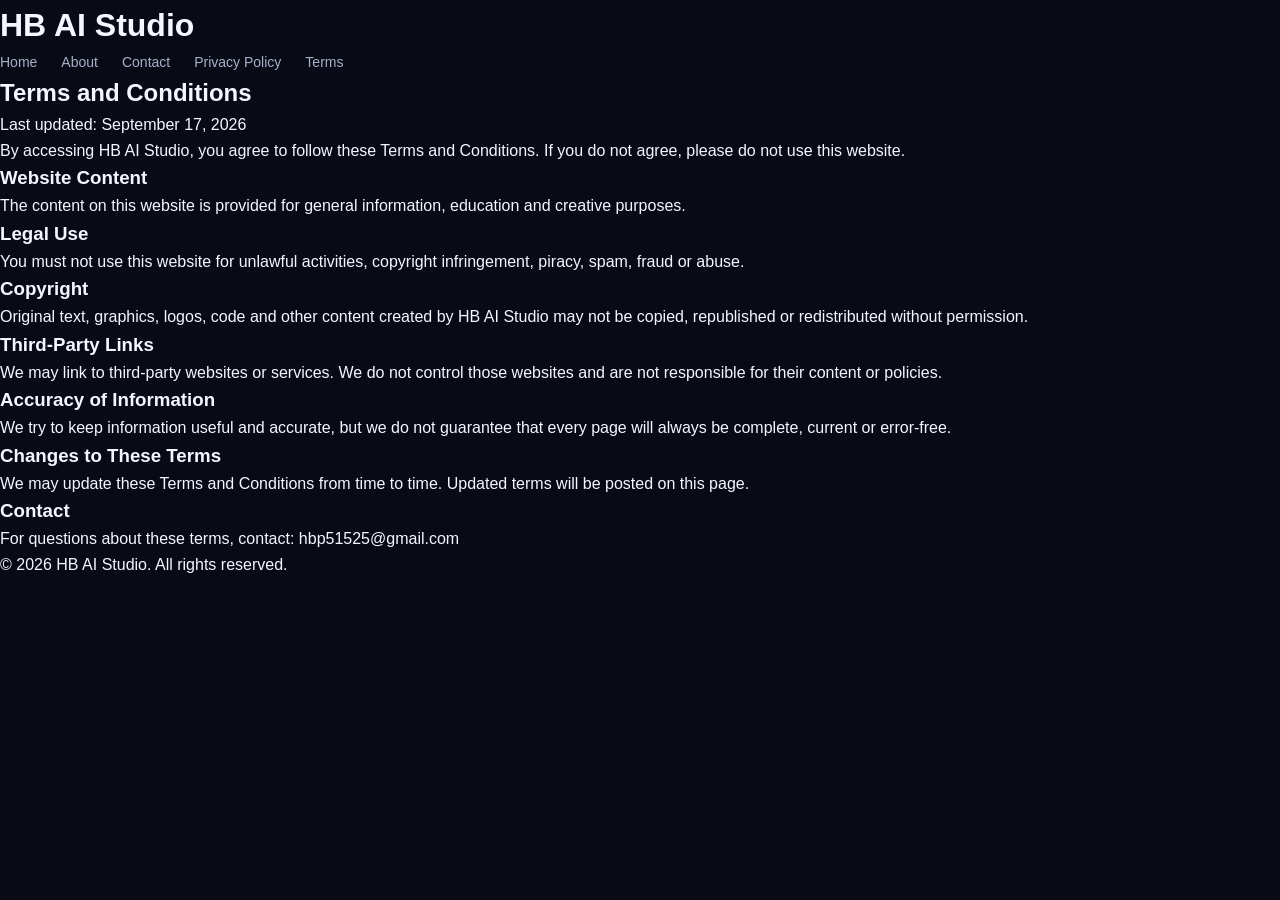
<file: terms.html>
<!DOCTYPE html>
<html lang="en">
<head>
  <meta charset="UTF-8">
  <meta name="viewport" content="width=device-width, initial-scale=1.0">
  <script async src="https://pagead2.googlesyndication.com/pagead/js/adsbygoogle.js?client=ca-pub-4669100354631229"
     crossorigin="anonymous"></script>
  <title>Terms and Conditions - HB AI Studio</title>
  <meta name="description" content="Terms and Conditions of HB AI Studio.">

  <link rel="stylesheet" href="style.css">
</head>

<body>

  <header>
    <h1>HB AI Studio</h1>

    <nav>
      <a href="index.html">Home</a>
      <a href="about.html">About</a>
      <a href="contact.html">Contact</a>
      <a href="privacy.html">Privacy Policy</a>
      <a href="terms.html">Terms</a>
    </nav>
  </header>

  <main class="page-content">
    <h2>Terms and Conditions</h2>

    <p>
      Last updated: September 17, 2026
    </p>

    <p>
      By accessing HB AI Studio, you agree to follow these Terms and
      Conditions. If you do not agree, please do not use this website.
    </p>

    <h3>Website Content</h3>

    <p>
      The content on this website is provided for general information,
      education and creative purposes.
    </p>

    <h3>Legal Use</h3>

    <p>
      You must not use this website for unlawful activities, copyright
      infringement, piracy, spam, fraud or abuse.
    </p>

    <h3>Copyright</h3>

    <p>
      Original text, graphics, logos, code and other content created by
      HB AI Studio may not be copied, republished or redistributed without
      permission.
    </p>

    <h3>Third-Party Links</h3>

    <p>
      We may link to third-party websites or services. We do not control
      those websites and are not responsible for their content or policies.
    </p>

    <h3>Accuracy of Information</h3>

    <p>
      We try to keep information useful and accurate, but we do not
      guarantee that every page will always be complete, current or error-free.
    </p>

    <h3>Changes to These Terms</h3>

    <p>
      We may update these Terms and Conditions from time to time.
      Updated terms will be posted on this page.
    </p>

    <h3>Contact</h3>

    <p>
      For questions about these terms, contact:
      <a href="mailto:hbp51525@gmail.com">
        hbp51525@gmail.com
      </a>
    </p>
  </main>

  <footer>
    <p>© 2026 HB AI Studio. All rights reserved.</p>
  </footer>

</body>
</html>
</file>
<file: style.css>
:root {
  --bg: #080b16;
  --card: #111729;
  --card2: #171e35;
  --text: #f5f7ff;
  --muted: #a8b0c7;
  --line: #29324d;
  --blue: #6174ff;
  --purple: #a855f7;
  --radius: 18px;
}

* {
  box-sizing: border-box;
  margin: 0;
  padding: 0;
}

html {
  scroll-behavior: smooth;
}

body {
  font-family: Arial, sans-serif;
  background: var(--bg);
  color: var(--text);
  line-height: 1.6;
}

a {
  color: inherit;
  text-decoration: none;
}

button,
input,
textarea {
  font: inherit;
}

button {
  cursor: pointer;
}

.header {
  position: sticky;
  top: 0;
  z-index: 50;
  background: rgba(8, 11, 22, .96);
  border-bottom: 1px solid var(--line);
  padding: 18px 5%;
  display: flex;
  align-items: center;
  justify-content: space-between;
  gap: 25px;
}

.logo {
  font-size: 23px;
  font-weight: 800;
  white-space: nowrap;
}

.logo span {
  background: linear-gradient(135deg, var(--blue), var(--purple));
  padding: 7px 10px;
  border-radius: 10px;
  margin-right: 7px;
}

nav {
  display: flex;
  gap: 24px;
  align-items: center;
}

nav a {
  color: var(--muted);
  font-size: 14px;
  transition: .2s;
}

nav a:hover {
  color: white;
}

.menu-btn {
  display: none;
  background: transparent;
  border: 1px solid var(--line);
  color: white;
  padding: 7px 12px;
  border-radius: 8px;
}

.hero {
  min-height: 470px;
  padding: 90px 5%;
  display: flex;
  align-items: center;
  background:
    radial-gradient(circle at 80% 20%, #41358a55, transparent 35%),
    radial-gradient(circle at 20% 70%, #283e8c44, transparent 40%),
    linear-gradient(135deg, #0b1025, #13172c);
}

.hero-content {
  max-width: 650px;
}

.badge,
.eyebrow {
  color: #a8b5ff;
  font-size: 12px;
  font-weight: bold;
  letter-spacing: 2px;
}

.hero h1 {
  font-size: clamp(36px, 5vw, 65px);
  line-height: 1.1;
  margin: 20px 0;
}

.hero h1 span {
  background: linear-gradient(90deg, #8b9aff, #d18aff);
  color: transparent;
  background-clip: text;
}

.hero p {
  color: var(--muted);
  max-width: 500px;
  margin-bottom: 28px;
}

.hero-buttons {
  display: flex;
  gap: 12px;
  flex-wrap: wrap;
}

.btn {
  display: inline-flex;
  align-items: center;
  justify-content: center;
  border: 0;
  border-radius: 10px;
  padding: 12px 20px;
  font-weight: bold;
  font-size: 14px;
}

.primary {
  background: linear-gradient(135deg, var(--blue), var(--purple));
  color: white;
}

.secondary {
  background: var(--card2);
  border: 1px solid var(--line);
  color: white;
}

.search-section {
  max-width: 900px;
  padding: 25px 5%;
  margin: auto;
}

#searchInput {
  width: 100%;
  padding: 16px 20px;
  background: var(--card);
  border: 1px solid var(--line);
  border-radius: 12px;
  color: white;
  outline: none;
}

.section {
  max-width: 1200px;
  margin: auto;
  padding: 45px 5%;
}

.section-heading {
  display: flex;
  justify-content: space-between;
  align-items: end;
  gap: 15px;
  margin-bottom: 25px;
}

.section h2 {
  font-size: 30px;
  margin-top: 5px;
}

.section-note {
  font-size: 13px;
  color: var(--muted);
}

.ad-slot {
  max-width: 900px;
  min-height: 90px;
  border: 1px dashed #424b67;
  background: #0d1222;
  margin: 10px auto 30px;
  padding: 20px;
  text-align: center;
  color: #8f98b4;
}

.ad-slot small {
  display: block;
  font-size: 10px;
  letter-spacing: 1px;
}

.filter-buttons {
  display: flex;
  gap: 8px;
  margin-bottom: 22px;
  flex-wrap: wrap;
}

.filter {
  background: var(--card);
  color: var(--muted);
  border: 1px solid var(--line);
  padding: 8px 16px;
  border-radius: 30px;
}

.filter.active {
  background: var(--blue);
  color: white;
}

.movie-grid {
  display: grid;
  grid-template-columns: repeat(4, 1fr);
  gap: 18px;
}

.movie-card {
  background: var(--card);
  border: 1px solid var(--line);
  border-radius: var(--radius);
  overflow: hidden;
  transition: transform .2s;
}

.movie-card:hover {
  transform: translateY(-4px);
}

.poster {
  height: 245px;
  display: flex;
  justify-content: center;
  align-items: center;
  position: relative;
  background: linear-gradient(145deg, #273d77, #14182e);
}

.poster-two {
  background: linear-gradient(145deg, #49296c, #191d40);
}

.poster-three {
  background: linear-gradient(145deg, #1d5969, #151d38);
}

.poster-four {
  background: linear-gradient(145deg, #5b315e, #20264c);
}

.poster-icon {
  font-size: 65px;
}

.quality {
  position: absolute;
  top: 12px;
  right: 12px;
  background: #10182de6;
  border: 1px solid #6474a1;
  padding: 3px 7px;
  border-radius: 5px;
  font-size: 11px;
}

.movie-info {
  padding: 16px;
}

.movie-info h3 {
  font-size: 17px;
}

.movie-info p,
.series-card p,
.series-card span {
  color: var(--muted);
  font-size: 13px;
}

.details-btn {
  width: 100%;
  padding: 9px;
  margin-top: 12px;
  border: 1px solid var(--line);
  background: var(--card2);
  color: white;
  border-radius: 8px;
}

.series-grid,
.tools-grid {
  display: grid;
  grid-template-columns: repeat(3, 1fr);
  gap: 18px;
}

.series-card {
  background: var(--card);
  border: 1px solid var(--line);
  border-radius: var(--radius);
  padding: 20px;
}

.series-art {
  height: 130px;
  background: linear-gradient(135deg, #222d62, #34204c);
  display: grid;
  place-items: center;
  border-radius: 12px;
  font-size: 55px;
  margin-bottom: 15px;
}

.series-card span {
  display: inline-block;
  margin-top: 8px;
  color: #9caaff;
}

.tools-section {
  background: #0b1020;
  max-width: 100%;
}

.tools-grid {
  max-width: 1100px;
  margin: auto;
}

.tool-card {
  text-align: left;
  background: var(--card);
  color: white;
  border: 1px solid var(--line);
  border-radius: var(--radius);
  padding: 24px;
  transition: .2s;
}

.tool-card:hover {
  border-color: var(--blue);
  transform: translateY(-3px);
}

.tool-icon {
  font-size: 32px;
}

.tool-card h3 {
  margin-top: 12px;
}

.tool-card p {
  color: var(--muted);
  font-size: 14px;
}

.tool-workspace {
  max-width: 900px;
  margin: 30px auto;
  padding: 35px 5%;
  border: 1px solid var(--line);
  background: var(--card);
  border-radius: var(--radius);
}

.tool-workspace label {
  display: block;
  margin-bottom: 8px;
  color: var(--muted);
}

textarea {
  width: 100%;
  padding: 15px;
  background: #080d1c;
  color: white;
  border: 1px solid var(--line);
  border-radius: 10px;
  resize: vertical;
  margin-bottom: 15px;
}

.tool-output {
  white-space: pre-wrap;
  background: #080d1c;
  border: 1px solid var(--line);
  border-radius: 10px;
  padding: 20px;
  margin: 20px 0;
  min-height: 130px;
  color: #dce2ff;
}

.close-btn {
  background: transparent;
  color: #c6cee7;
  border: 1px solid var(--line);
  padding: 7px 12px;
  border-radius: 8px;
}

.about-section p {
  color: var(--muted);
  max-width: 750px;
  margin-top: 15px;
}

.contact-section p {
  color: var(--muted);
}

.footer {
  border-top: 1px solid var(--line);
  padding: 35px 5%;
  text-align: center;
  color: var(--muted);
}

.footer .logo {
  color: white;
  margin-bottom: 18px;
}

.footer-links {
  display: flex;
  justify-content: center;
  gap: 20px;
  flex-wrap: wrap;
  margin-top: 15px;
  font-size: 13px;
}

.modal {
  position: fixed;
  inset: 0;
  z-index: 100;
  background: #000000c9;
  display: grid;
  place-items: center;
  padding: 20px;
}

.modal[hidden] {
  display: none;
}

.modal-content {
  background: var(--card);
  border: 1px solid var(--line);
  border-radius: 18px;
  padding: 30px;
  max-width: 500px;
  width: 100%;
}

.modal-content h2 {
  margin: 20px 0 10px;
}

.modal-content p {
  color: var(--muted);
  margin-bottom: 15px;
}

.legal-note {
  font-size: 13px;
}

.no-results {
  color: var(--muted);
  text-align: center;
  padding: 25px;
}

@media (max-width: 900px) {
  .movie-grid {
    grid-template-columns: repeat(3, 1fr);
  }

  nav {
    gap: 14px;
  }
}

@media (max-width: 650px) {
  .header {
    padding: 15px 5%;
  }

  .menu-btn {
    display: block;
  }

  nav {
    display: none;
    position: absolute;
    top: 70px;
    left: 0;
    right: 0;
    background: var(--card);
    padding: 20px;
    flex-direction: column;
    border-bottom: 1px solid var(--line);
  }

  nav.open {
    display: flex;
  }

  .hero {
    min-height: 420px;
    padding: 65px 5%;
  }

  .hero h1 {
    font-size: 38px;
  }

  .section {
    padding: 35px 5%;
  }

  .section-heading {
    align-items: start;
    flex-direction: column;
  }

  .movie-grid {
    grid-template-columns: repeat(2, 1fr);
    gap: 12px;
  }

  .poster {
    height: 210px;
  }

  .series-grid,
  .tools-grid {
    grid-template-columns: 1fr;
  }

  .poster-icon {
    font-size: 48px;
  }

  .page-content {
  max-width: 900px;
  margin: 40px auto;
  padding: 30px 20px;
  line-height: 1.8;
}

.page-content h2 {
  color: #ffffff;
  margin-bottom: 20px;
}

.page-content h3 {
  color: #b9a7ff;
  margin-top: 28px;
}

.page-content p,
.page-content li {
  color: #d7d7e5;
}

.page-content a {
  color: #8ea7ff;
}

.page-content ul {
  padding-left: 25px;
}
}
</file>
